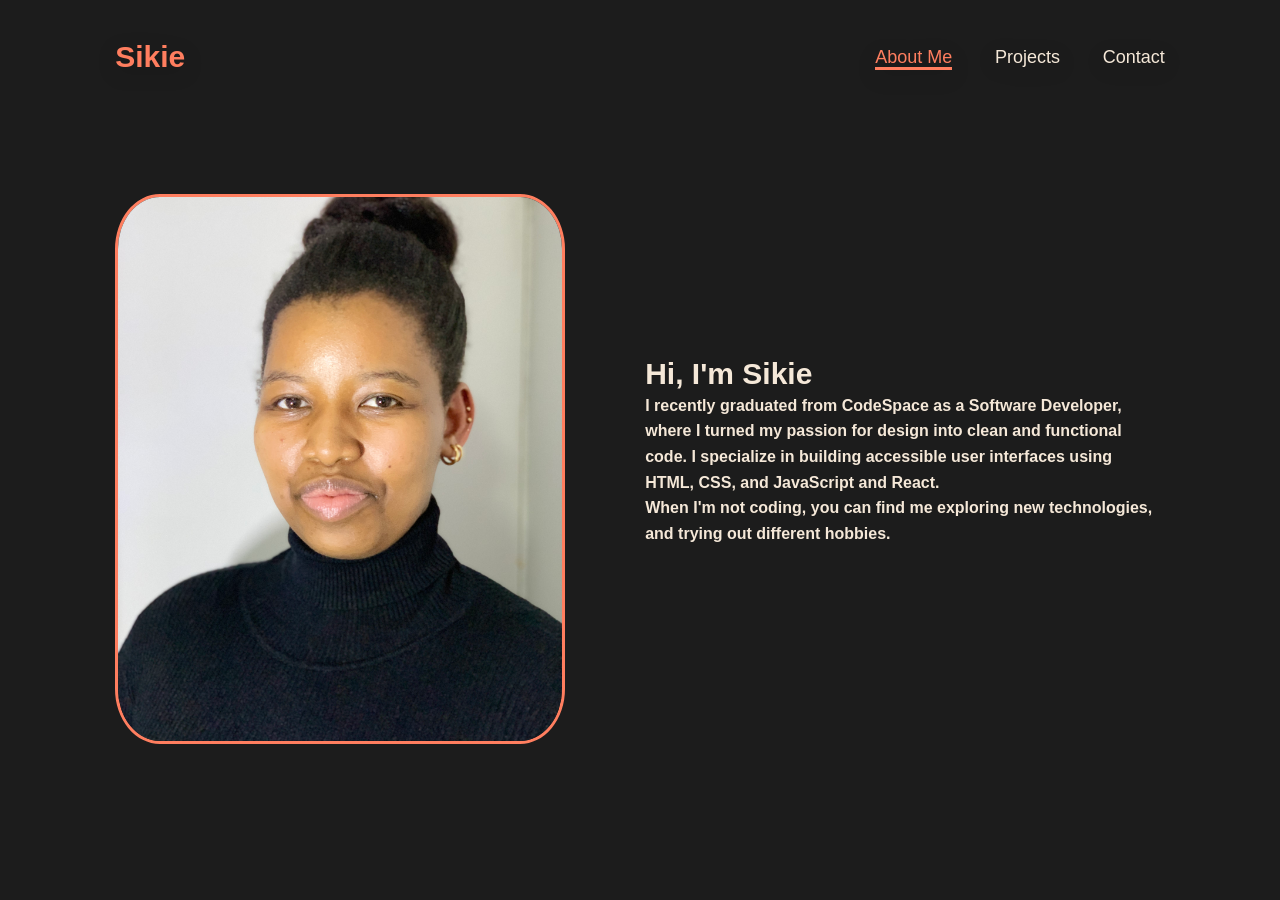
<file: index.html>
<!doctype html>
<html lang="en">
  <head>
    <meta charset="UTF-8" />
    <meta name="viewport" content="width=device-width, initial-scale=1.0" />
    <link rel="stylesheet" href="styles.css" />
    <title>Portfolio Website</title>
  </head>
  <body>
    <header>
      <a href="#" class="logo">Sikie</a>

      <nav>
        <a class="current-page" href="index.html">About Me</a>
        <a href="projects.html">Projects</a>
        <a href="contacts.html">Contact</a>
      </nav>
    </header>
    <section class="home">
      <div class="home-img">
        <img
          src="images/IMG_0008.jpg"
          class="profile-img"
          alt="Profile Picture"
        />
      </div>
      <div class="home-content">
        <h1>Hi, I'm <span>Sikie</span></h1>
        <p>
          I recently graduated from CodeSpace as a Software Developer, where I
          turned my passion for design into clean and functional code. I
          specialize in building accessible user interfaces using HTML, CSS, and
          JavaScript and React.
        </p>
        <p>
          When I'm not coding, you can find me exploring new technologies, and
          trying out different hobbies.
        </p>
      </div>
    </section>
  </body>
</html>
</file>
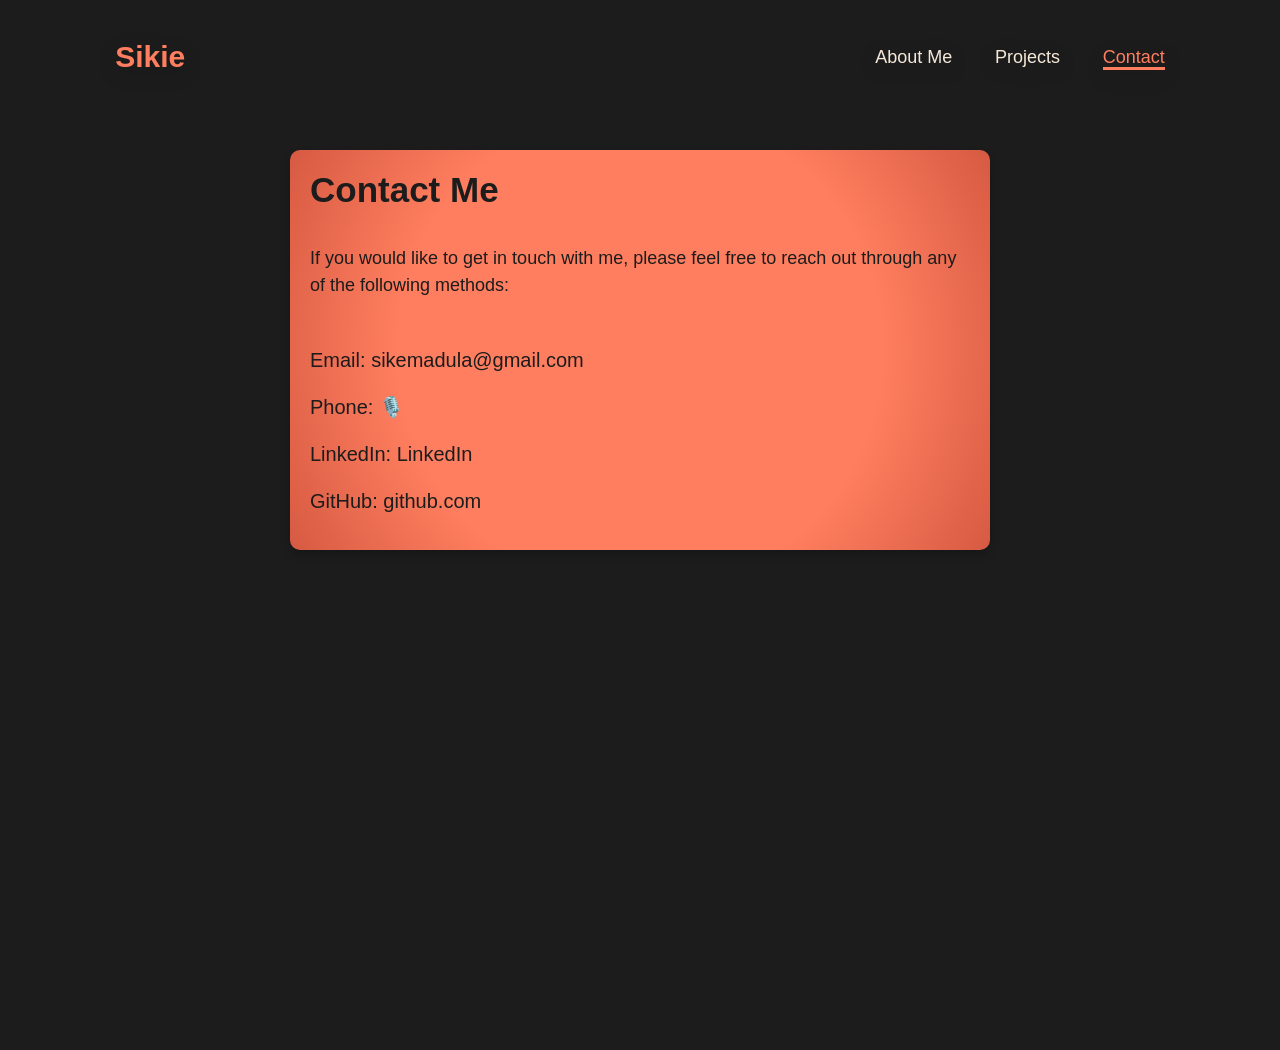
<file: contacts.html>
<!doctype html>
<html lang="en">
  <head>
    <meta charset="UTF-8" />
    <meta name="viewport" content="width=device-width, initial-scale=1.0" />
    <link rel="stylesheet" href="styles.css" />
    <title>Portfolio Website</title>
  </head>
  <body>
    <header>
      <a href="index.html" class="logo">Sikie</a>

      <nav>
        <a href="index.html">About Me</a>
        <a href="projects.html">Projects</a>
        <a class="current-page" href="contacts.html">Contact</a>
      </nav>
    </header>

    <main class="contacts">
      <article class="contacts-content">
        <h2>Contact Me</h2>
        <p>
          If you would like to get in touch with me, please feel free to reach
          out through any of the following methods:
        </p>
        <ul class="contact-list">
          <li>
            Email:
            <a href="mailto:sikemadula@gmail.com">sikemadula@gmail.com</a>
          </li>
          <li>Phone: <a href="tel:+27665491974">🎙️</a></li>
          <li>
            LinkedIn:
            <a href="https://www.linkedin.com/in/sikelelwe-madula-613a163b5/"
              >LinkedIn</a
            >
          </li>
          <li>
            GitHub: <a href="https://github.com/sikelelwemadula">github.com</a>
          </li>
        </ul>
      </article>
    </main>
  </body>
</html>
</file>
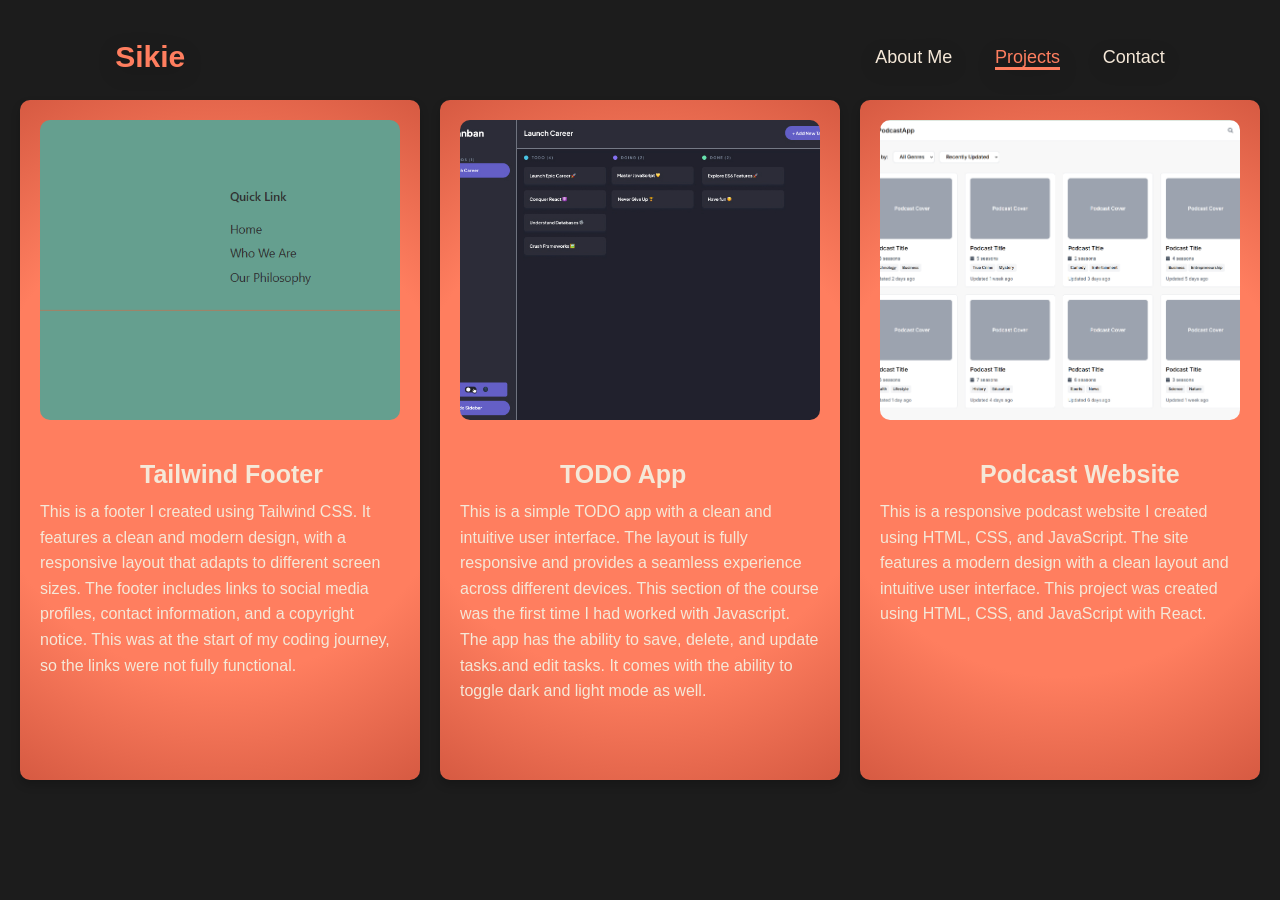
<file: projects.html>
<!doctype html>
<html lang="en">
  <head>
    <meta charset="UTF-8" />
    <meta name="viewport" content="width=device-width, initial-scale=1.0" />
    <link rel="stylesheet" href="styles.css" />
    <title>Portfolio Website</title>
  </head>
  <body>
    <header>
      <a href="index.html" class="logo">Sikie</a>

      <nav>
        <a href="index.html">About Me</a>
        <a class="current-page" href="projects.html">Projects</a>
        <a href="contacts.html">Contact</a>
      </nav>
    </header>

    <main class="projects">
      <article class="projects-content">
        <img
          src="images/Footer.png"
          class="one"
          alt="Project 0ne, the tailwind footer"
        />
        <div class="text-group">
          <h2>
            <a
              href="https://github.com/sikelelwemadula/Module_08_SIKMAD25534_FTO2506_GroupB_SikelelweMadula_SDF05"
              >Tailwind Footer</a
            >
          </h2>
          <p>
            This is a footer I created using Tailwind CSS. It features a clean
            and modern design, with a responsive layout that adapts to different
            screen sizes. The footer includes links to social media profiles,
            contact information, and a copyright notice. This was at the start
            of my coding journey, so the links were not fully functional.
          </p>
        </div>
      </article>

      <article class="projects-content">
        <img
          src="images/Desktop Dark Mode.jpg"
          class="two"
          alt="Project Two, the dark mode desktop"
        />
        <div class="text-group">
          <h2>
            <a
              href="https://github.com/sikelelwemadula/SIKMAD25534_PTO2508_Group_Sikelelwe_Madula_JSLPP"
              >TODO App</a
            >
          </h2>
          <p>
            This is a simple TODO app with a clean and intuitive user interface.
            The layout is fully responsive and provides a seamless experience
            across different devices. This section of the course was the first
            time I had worked with Javascript. The app has the ability to save,
            delete, and update tasks.and edit tasks. It comes with the ability
            to toggle dark and light mode as well.
          </p>
        </div>
      </article>

      <article class="projects-content">
        <img
          src="images/desktop_view.png"
          class="three"
          alt="Project Three, the podcast website"
        />
        <div class="text-group">
          <h2>
            <a
              href="https://github.com/sikelelwemadula/SIKMAD25534_PTO2508_Group_Sikelelwe_Madula_DJS01"
              >Podcast Website</a
            >
          </h2>
          <p>
            This is a responsive podcast website I created using HTML, CSS, and
            JavaScript. The site features a modern design with a clean layout
            and intuitive user interface. This project was created using HTML,
            CSS, and JavaScript with React.
          </p>
        </div>
      </article>
    </main>
  </body>
</html>
</file>
<file: styles.css>
/* ==========================================================================
   1. GLOBAL RESET & BASE STYLES
   ========================================================================== */
* {
  margin: 0;
  padding: 0;
  box-sizing: border-box;
  text-decoration: none;
  border: none;
  outline: none;
  font-family: "Poppins", sans-serif;
}

html {
  scroll-behavior: smooth;
  font-size: 62.5%; /* 1rem = 10px */
}

body {
  width: 100%;
  height: 100vh;
  overflow-x: hidden;
  background: #1c1c1c;
  color: #f5e8d8;
}

section {
  min-height: 100vh;
  padding: 5rem 9%;
}

main {
  width: 100%;
}

/* ==========================================================================
   2. TYPOGRAPHY
   ========================================================================== */
h2 {
  font-size: 2.5rem;
  margin-bottom: 1rem;
}

p {
  font-size: 1.6rem;
  line-height: 1.6;
}

/* ==========================================================================
   3. NAVIGATION & HEADER
   ========================================================================== */
header {
  margin-top: 20px;
  position: fixed;
  top: 0;
  left: 0;
  width: 100%;
  padding: 2rem 9%;
  display: flex;
  justify-content: space-between;
  align-items: center;
  z-index: 100;
  background-color: transparent;
  filter: drop-shadow(0 5px 10px rgba(0, 0, 0, 0.2));
}

.logo {
  font-size: 3rem;
  color: #ff7e5f;
  font-weight: bolder;
  cursor: pointer;
  transition: all 0.3s ease;
}

.logo:hover {
  color: #f5e8d8;
  transform: scale(1.1);
}

nav a {
  font-size: 1.8rem;
  color: #f5e8d8;
  font-weight: 500;
  margin-left: 4rem;
  transition: all 0.3s ease;
  border-bottom: 3px solid transparent;
}

nav a:hover,
nav a.current-page {
  color: #ff7e5f;
  border-bottom: 3px solid #ff7e5f;
}

/* ==========================================================================
   4. HOME SECTION
   ========================================================================== */
.home {
  display: flex;
  justify-content: center;
  align-items: center;
  gap: 8rem;
  background-color: #1c1c1c;
}

.home .home-content {
  font-size: 2rem;
  font-weight: 600;
  line-height: 1.3;
}

.profile-img {
  width: 450px;
  height: 550px;
  object-fit: cover;
  border-radius: 10%;
  margin-top: 4rem;
  border: 3px solid #ff7e5f;
}

/* ==========================================================================
   5. PROJECTS SECTION
   ========================================================================== */
.projects-page {
  margin-top: 15rem;
  padding: 0 2rem;
}

.projects {
  display: flex;
  flex-direction: row;
  justify-content: space-between;
  gap: 2rem;
  width: 100%;
  padding: 0 2rem;
}

/* Individual Project Card */
.projects-content {
  margin-top: 10rem;
  padding: 2rem;
  border-radius: 1rem;
  background: radial-gradient(circle, #ff7e5f 60%, #d65a42 100%);
  box-shadow: 0 5px 10px rgba(0, 0, 0, 0.2);
  flex: 1; 
  display: flex;
  flex-direction: column; 
  gap: 2rem;
  width: 100%;
  color: #f5e8d8; 
}

.projects-content img {
  width: 100%; 
  height: 30rem;
  object-fit: cover;
  border-radius: 1rem;
}

.projects-content .text-group {
  width: 100%;
}

.text-group a {
  color: #f5e8d8;
  margin-left: 10rem;
  transition: all 0.3s ease;
  border-bottom: 3px solid transparent;
}

.text-group a:hover,
.text-group a.current-page {
  color: #1c1c1c;
  border-bottom: 3px solid #1c1c1c;
}

/* Legacy elements (Retained for backwards compatibility) */
article {
  margin-top: 5rem;
  padding: 2rem;
  border-radius: 1rem;
  box-shadow: 0 5px 10px rgba(0, 0, 0, 0.2);
  width: 40rem;
  height: 68rem;
}

.one, .two, .three {
  width: 100%;
  height: 30rem;
  object-fit: cover;
  border-radius: 1rem;
  margin-bottom: 2rem;
}

/* ==========================================================================
   6. CONTACT SECTION
   ========================================================================== */
.contacts-page {
  margin-top: 15rem;
  padding: 0 2rem;
  display: flex;
  justify-content: center;
  align-items: center;
  width: 100%;
}

.contacts-content {
  display: flex;
  flex-direction: column;
  background: radial-gradient(circle, #ff7e5f 60%, #d65a42 100%);
  gap: 2rem;
  width: 70rem;
  height: 40rem;
  font-size: 4rem;
  margin: 15rem auto 0 auto;
}

.contacts-content h2,
.contacts-content p,
.contact-list li,
.contact-list strong {
  color: #1c1c1c;
}

.contacts-content h2 {
  font-size: 3.5rem;
  margin-bottom: 1.5rem;
}

.contacts-content p {
  font-size: 1.8rem;
  margin-bottom: 2.5rem;
  line-height: 1.5;
}

.contacts-content ul {
  list-style: none;
  font-size: 2rem;
  line-height: 1.6;
}

.contact-list li {
  margin-bottom: 1.5rem;
}

.contacts-content a {
  color: #1c1c1c;
  transition: all 0.3s ease;
  margin-left: 0; /* Fixed broken syntax "rem" */
}

.contacts-content a:hover {
  color: #f5e8d8;
  transform: scale(1.1);
}

/* ==========================================================================
   7. MEDIA QUERIES (CONSOLIDATED)
   ========================================================================== */

/* TABLET RESPONSIVE STYLES (Screens under 1024px) */
@media (max-width: 995px) {
  section {
    padding: 5rem 5%;
  }

  .home {
    flex-direction: column-reverse; 
    gap: 4rem;
    text-align: center;
  }

  .profile-img {
    width: 350px;
    height: 450px;
    margin-top: 2rem;
  }

  .projects-page {
    margin-top: 12rem; 
    padding: 0 3%;
  }

  .projects {
    flex-direction: column;
    align-items: center;
    gap: 5rem;
    padding: 0;
  }

  .projects-content {
    margin-top: 0;
    width: 100%;
    max-width: 65rem; 
    height: auto; 
  }

  .projects-content img {
    height: 25rem;
  }

  .text-group a {
    margin-left: 0; 
  }

  .contacts-page {
    margin-top: 12rem;
  }

  .contacts-content {
    width: 100%;
    max-width: 60rem; 
    height: auto;
    padding: 4rem 3rem;
    margin: 0 auto;
  }
}

/* MOBILE RESPONSIVE STYLES (Screens under 768px) */
@media (max-width: 768px) {
  html {
    font-size: 55%; 
  }

  header {
    position: absolute; 
    padding: 2rem 5%;
    flex-direction: column;
    gap: 2rem;
  }

  nav a {
    margin: 0 1.5rem;
  }

  main {
    margin-top: 14rem;
  }

  .profile-img {
    width: 280px;
    height: 360px;
    margin-top: -1.5rem;
  }

  .home-content h1 {
    font-size: 3.8rem;
    margin-top: 7.5rem;

  }

  .projects-page {
    margin-top: 16rem;
  }

  .projects-content {
    padding: 1.5rem;
    gap: 1.5rem;
  }

  .projects-content img {
    height: 18rem;
  }

  .projects-content h2 {
    font-size: 2.2rem;
  }

  .projects-content p {
    font-size: 1.5rem;
    line-height: 1.5;
  }

  .contacts-page {
    margin-top: 18rem; 
  }

  .contacts-content {
    padding: 3rem 2rem;
    gap: 1.5rem; 
  }

  .contacts-content h2 {
    font-size: 2.8rem;
  }

  .contacts-content p {
    font-size: 1.6rem;
  }

  .contacts-content ul {
    font-size: 1.6rem !important;
  }

  .contacts-content a {
    font-size: 1.6rem;
    word-break: break-all; 
  }
}
</file>
